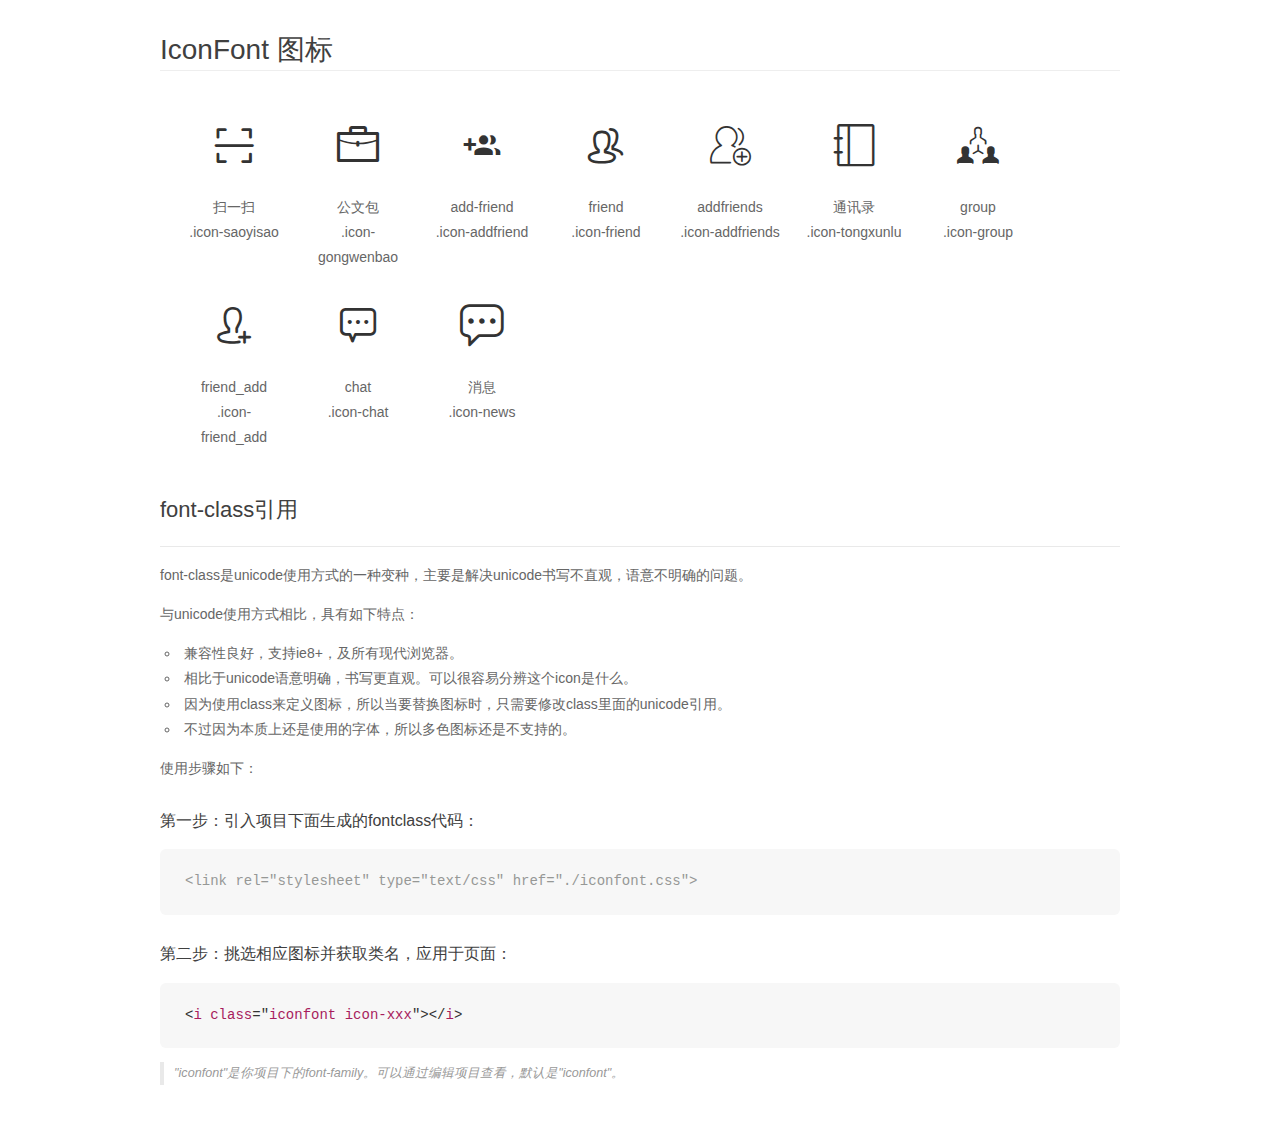
<file: download/font_icon/demo_fontclass.html>
<!DOCTYPE html>
<html>
<head>
    <meta charset="utf-8"/>
    <title>IconFont</title>
    <link rel="stylesheet" href="demo.css">
    <link rel="stylesheet" href="iconfont.css">
</head>
<body>
    <div class="main markdown">
        <h1>IconFont 图标</h1>
        <ul class="icon_lists clear">
            
                <li>
                <i class="icon iconfont icon-saoyisao"></i>
                    <div class="name">扫一扫</div>
                    <div class="fontclass">.icon-saoyisao</div>
                </li>
            
                <li>
                <i class="icon iconfont icon-gongwenbao"></i>
                    <div class="name">公文包</div>
                    <div class="fontclass">.icon-gongwenbao</div>
                </li>
            
                <li>
                <i class="icon iconfont icon-addfriend"></i>
                    <div class="name">add-friend</div>
                    <div class="fontclass">.icon-addfriend</div>
                </li>
            
                <li>
                <i class="icon iconfont icon-friend"></i>
                    <div class="name">friend</div>
                    <div class="fontclass">.icon-friend</div>
                </li>
            
                <li>
                <i class="icon iconfont icon-addfriends"></i>
                    <div class="name">addfriends</div>
                    <div class="fontclass">.icon-addfriends</div>
                </li>
            
                <li>
                <i class="icon iconfont icon-tongxunlu"></i>
                    <div class="name">通讯录</div>
                    <div class="fontclass">.icon-tongxunlu</div>
                </li>
            
                <li>
                <i class="icon iconfont icon-group"></i>
                    <div class="name">group</div>
                    <div class="fontclass">.icon-group</div>
                </li>
            
                <li>
                <i class="icon iconfont icon-friend_add"></i>
                    <div class="name">friend_add</div>
                    <div class="fontclass">.icon-friend_add</div>
                </li>
            
                <li>
                <i class="icon iconfont icon-chat"></i>
                    <div class="name">chat</div>
                    <div class="fontclass">.icon-chat</div>
                </li>
            
                <li>
                <i class="icon iconfont icon-news"></i>
                    <div class="name">消息</div>
                    <div class="fontclass">.icon-news</div>
                </li>
            
        </ul>

        <h2 id="font-class-">font-class引用</h2>
        <hr>

        <p>font-class是unicode使用方式的一种变种，主要是解决unicode书写不直观，语意不明确的问题。</p>
        <p>与unicode使用方式相比，具有如下特点：</p>
        <ul>
        <li>兼容性良好，支持ie8+，及所有现代浏览器。</li>
        <li>相比于unicode语意明确，书写更直观。可以很容易分辨这个icon是什么。</li>
        <li>因为使用class来定义图标，所以当要替换图标时，只需要修改class里面的unicode引用。</li>
        <li>不过因为本质上还是使用的字体，所以多色图标还是不支持的。</li>
        </ul>
        <p>使用步骤如下：</p>
        <h3 id="-fontclass-">第一步：引入项目下面生成的fontclass代码：</h3>


        <pre><code class="lang-js hljs javascript"><span class="hljs-comment">&lt;link rel="stylesheet" type="text/css" href="./iconfont.css"&gt;</span></code></pre>
        <h3 id="-">第二步：挑选相应图标并获取类名，应用于页面：</h3>
        <pre><code class="lang-css hljs">&lt;<span class="hljs-selector-tag">i</span> <span class="hljs-selector-tag">class</span>="<span class="hljs-selector-tag">iconfont</span> <span class="hljs-selector-tag">icon-xxx</span>"&gt;&lt;/<span class="hljs-selector-tag">i</span>&gt;</code></pre>
        <blockquote>
        <p>"iconfont"是你项目下的font-family。可以通过编辑项目查看，默认是"iconfont"。</p>
        </blockquote>
    </div>
</body>
</html>
</file>
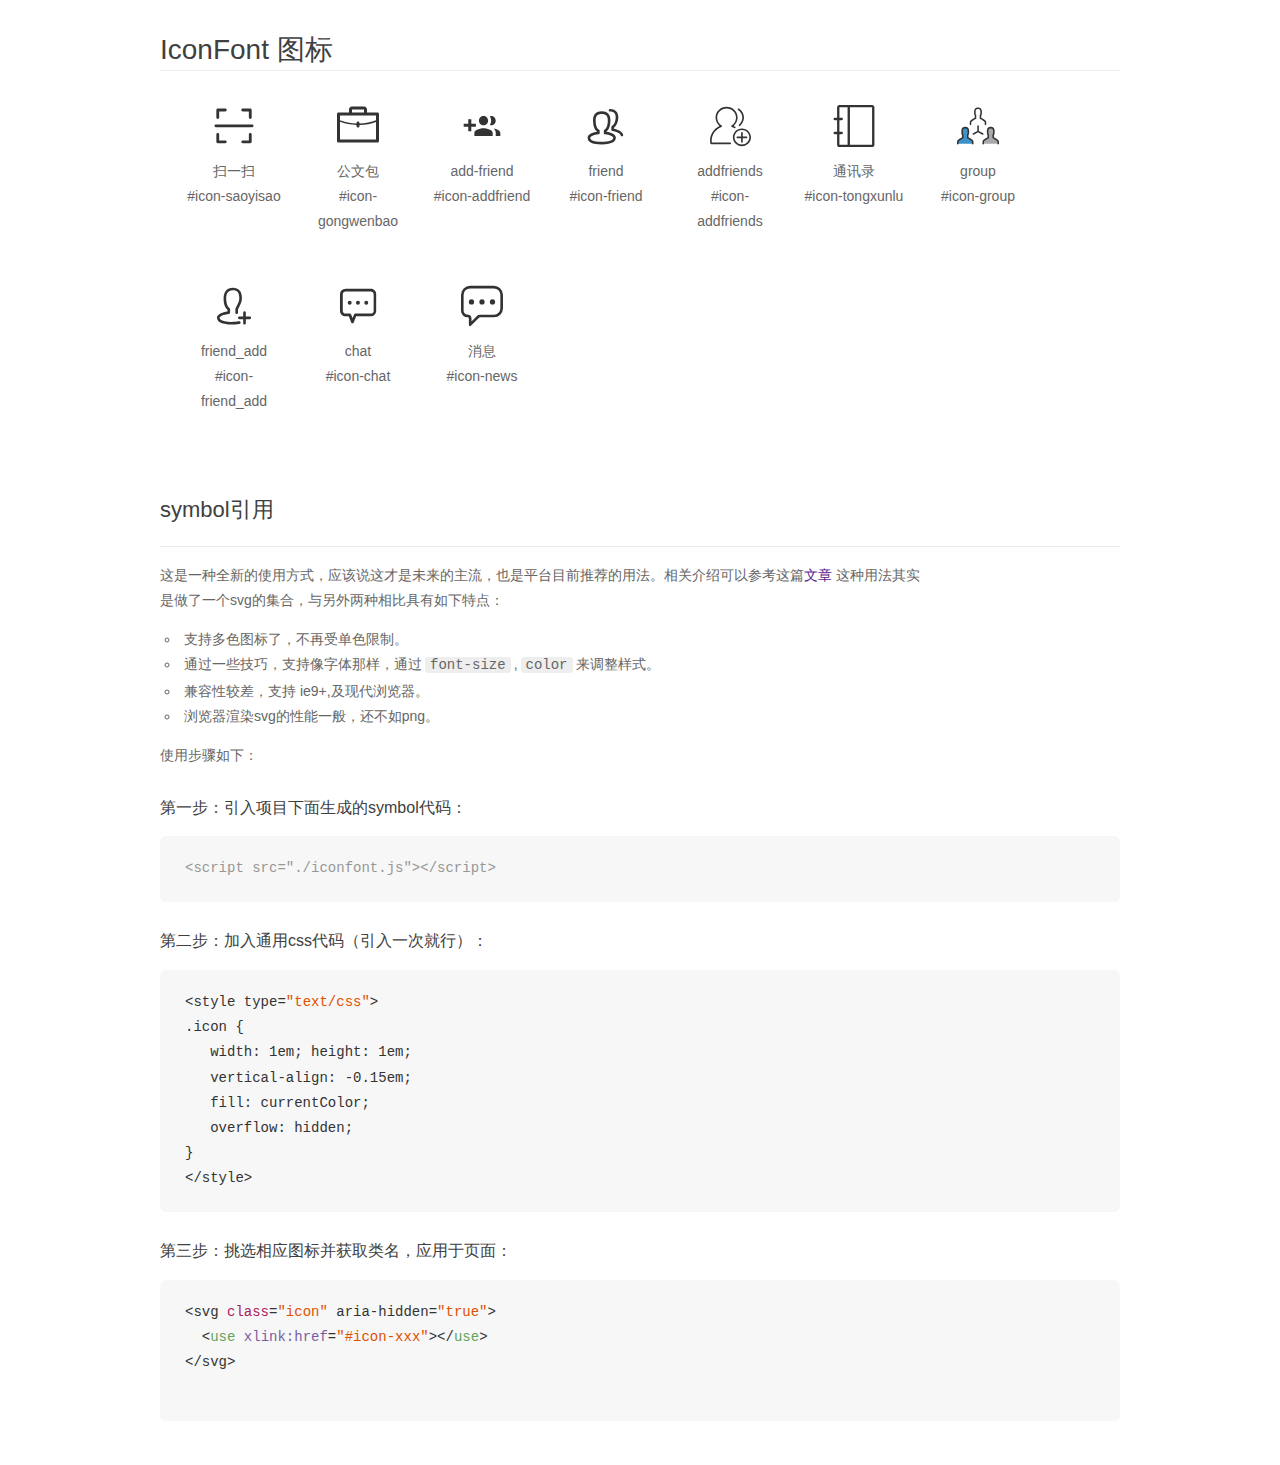
<file: download/font_icon/demo_symbol.html>
<!DOCTYPE html>
<html>
<head>
    <meta charset="utf-8"/>
    <title>IconFont</title>
    <link rel="stylesheet" href="demo.css">
    <script src="iconfont.js"></script>

    <style type="text/css">
        .icon {
          /* 通过设置 font-size 来改变图标大小 */
          width: 1em; height: 1em;
          /* 图标和文字相邻时，垂直对齐 */
          vertical-align: -0.15em;
          /* 通过设置 color 来改变 SVG 的颜色/fill */
          fill: currentColor;
          /* path 和 stroke 溢出 viewBox 部分在 IE 下会显示
             normalize.css 中也包含这行 */
          overflow: hidden;
        }

    </style>
</head>
<body>
    <div class="main markdown">
        <h1>IconFont 图标</h1>
        <ul class="icon_lists clear">
            
                <li>
                    <svg class="icon" aria-hidden="true">
                        <use xlink:href="#icon-saoyisao"></use>
                    </svg>
                    <div class="name">扫一扫</div>
                    <div class="fontclass">#icon-saoyisao</div>
                </li>
            
                <li>
                    <svg class="icon" aria-hidden="true">
                        <use xlink:href="#icon-gongwenbao"></use>
                    </svg>
                    <div class="name">公文包</div>
                    <div class="fontclass">#icon-gongwenbao</div>
                </li>
            
                <li>
                    <svg class="icon" aria-hidden="true">
                        <use xlink:href="#icon-addfriend"></use>
                    </svg>
                    <div class="name">add-friend</div>
                    <div class="fontclass">#icon-addfriend</div>
                </li>
            
                <li>
                    <svg class="icon" aria-hidden="true">
                        <use xlink:href="#icon-friend"></use>
                    </svg>
                    <div class="name">friend</div>
                    <div class="fontclass">#icon-friend</div>
                </li>
            
                <li>
                    <svg class="icon" aria-hidden="true">
                        <use xlink:href="#icon-addfriends"></use>
                    </svg>
                    <div class="name">addfriends</div>
                    <div class="fontclass">#icon-addfriends</div>
                </li>
            
                <li>
                    <svg class="icon" aria-hidden="true">
                        <use xlink:href="#icon-tongxunlu"></use>
                    </svg>
                    <div class="name">通讯录</div>
                    <div class="fontclass">#icon-tongxunlu</div>
                </li>
            
                <li>
                    <svg class="icon" aria-hidden="true">
                        <use xlink:href="#icon-group"></use>
                    </svg>
                    <div class="name">group</div>
                    <div class="fontclass">#icon-group</div>
                </li>
            
                <li>
                    <svg class="icon" aria-hidden="true">
                        <use xlink:href="#icon-friend_add"></use>
                    </svg>
                    <div class="name">friend_add</div>
                    <div class="fontclass">#icon-friend_add</div>
                </li>
            
                <li>
                    <svg class="icon" aria-hidden="true">
                        <use xlink:href="#icon-chat"></use>
                    </svg>
                    <div class="name">chat</div>
                    <div class="fontclass">#icon-chat</div>
                </li>
            
                <li>
                    <svg class="icon" aria-hidden="true">
                        <use xlink:href="#icon-news"></use>
                    </svg>
                    <div class="name">消息</div>
                    <div class="fontclass">#icon-news</div>
                </li>
            
        </ul>


        <h2 id="symbol-">symbol引用</h2>
        <hr>

        <p>这是一种全新的使用方式，应该说这才是未来的主流，也是平台目前推荐的用法。相关介绍可以参考这篇<a href="">文章</a>
        这种用法其实是做了一个svg的集合，与另外两种相比具有如下特点：</p>
        <ul>
          <li>支持多色图标了，不再受单色限制。</li>
          <li>通过一些技巧，支持像字体那样，通过<code>font-size</code>,<code>color</code>来调整样式。</li>
          <li>兼容性较差，支持 ie9+,及现代浏览器。</li>
          <li>浏览器渲染svg的性能一般，还不如png。</li>
        </ul>
        <p>使用步骤如下：</p>
        <h3 id="-symbol-">第一步：引入项目下面生成的symbol代码：</h3>
        <pre><code class="lang-js hljs javascript"><span class="hljs-comment">&lt;script src="./iconfont.js"&gt;&lt;/script&gt;</span></code></pre>
        <h3 id="-css-">第二步：加入通用css代码（引入一次就行）：</h3>
        <pre><code class="lang-js hljs javascript">&lt;style type=<span class="hljs-string">"text/css"</span>&gt;
.icon {
   width: <span class="hljs-number">1</span>em; height: <span class="hljs-number">1</span>em;
   vertical-align: <span class="hljs-number">-0.15</span>em;
   fill: currentColor;
   overflow: hidden;
}
&lt;<span class="hljs-regexp">/style&gt;</span></code></pre>
        <h3 id="-">第三步：挑选相应图标并获取类名，应用于页面：</h3>
        <pre><code class="lang-js hljs javascript">&lt;svg <span class="hljs-class"><span class="hljs-keyword">class</span></span>=<span class="hljs-string">"icon"</span> aria-hidden=<span class="hljs-string">"true"</span>&gt;<span class="xml"><span class="hljs-tag">
  &lt;<span class="hljs-name">use</span> <span class="hljs-attr">xlink:href</span>=<span class="hljs-string">"#icon-xxx"</span>&gt;</span><span class="hljs-tag">&lt;/<span class="hljs-name">use</span>&gt;</span>
</span>&lt;<span class="hljs-regexp">/svg&gt;
        </span></code></pre>
    </div>
</body>
</html>
</file>
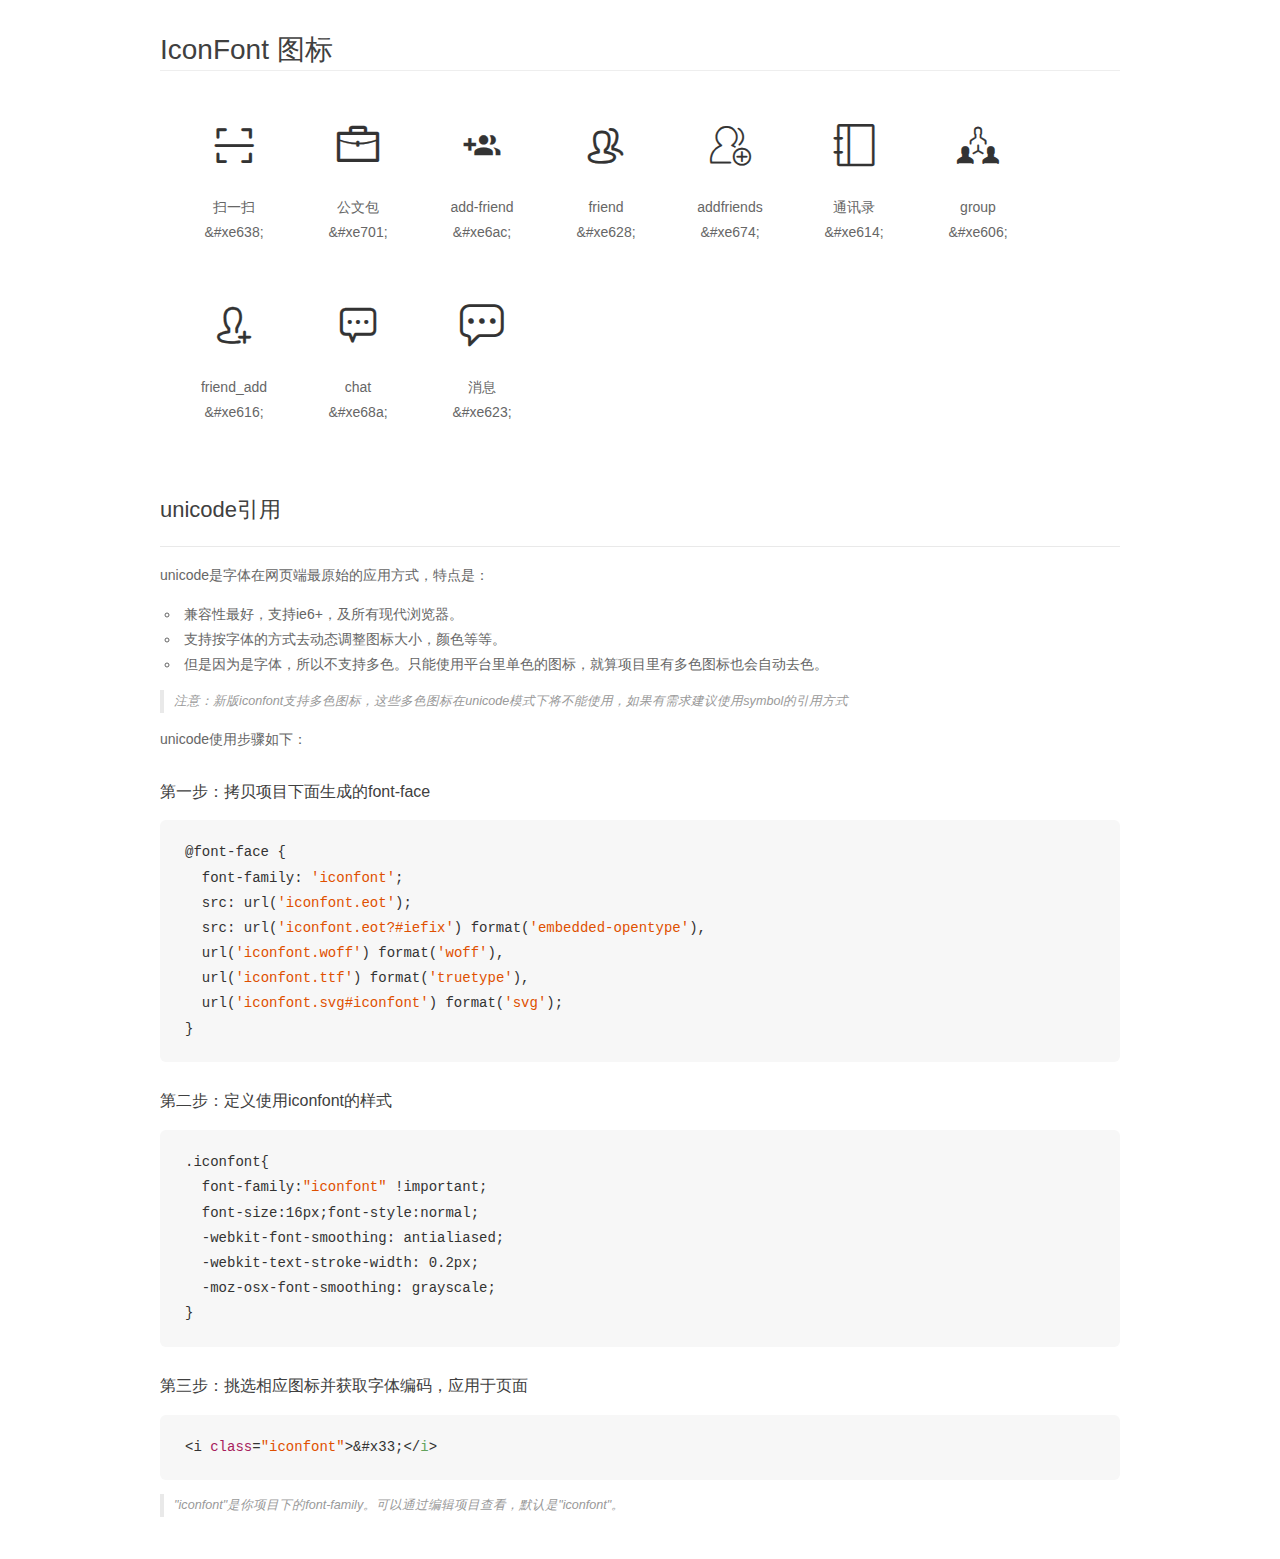
<file: download/font_icon/demo_unicode.html>
<!DOCTYPE html>
<html>
<head>
    <meta charset="utf-8"/>
    <title>IconFont</title>
    <link rel="stylesheet" href="demo.css">

    <style type="text/css">

        @font-face {font-family: "iconfont";
          src: url('iconfont.eot'); /* IE9*/
          src: url('iconfont.eot#iefix') format('embedded-opentype'), /* IE6-IE8 */
          url('iconfont.woff') format('woff'), /* chrome, firefox */
          url('iconfont.ttf') format('truetype'), /* chrome, firefox, opera, Safari, Android, iOS 4.2+*/
          url('iconfont.svg#iconfont') format('svg'); /* iOS 4.1- */
        }

        .iconfont {
          font-family:"iconfont" !important;
          font-size:16px;
          font-style:normal;
          -webkit-font-smoothing: antialiased;
          -webkit-text-stroke-width: 0.2px;
          -moz-osx-font-smoothing: grayscale;
        }

    </style>
</head>
<body>
    <div class="main markdown">
        <h1>IconFont 图标</h1>
        <ul class="icon_lists clear">
            
                <li>
                <i class="icon iconfont">&#xe638;</i>
                    <div class="name">扫一扫</div>
                    <div class="code">&amp;#xe638;</div>
                </li>
            
                <li>
                <i class="icon iconfont">&#xe701;</i>
                    <div class="name">公文包</div>
                    <div class="code">&amp;#xe701;</div>
                </li>
            
                <li>
                <i class="icon iconfont">&#xe6ac;</i>
                    <div class="name">add-friend</div>
                    <div class="code">&amp;#xe6ac;</div>
                </li>
            
                <li>
                <i class="icon iconfont">&#xe628;</i>
                    <div class="name">friend</div>
                    <div class="code">&amp;#xe628;</div>
                </li>
            
                <li>
                <i class="icon iconfont">&#xe674;</i>
                    <div class="name">addfriends</div>
                    <div class="code">&amp;#xe674;</div>
                </li>
            
                <li>
                <i class="icon iconfont">&#xe614;</i>
                    <div class="name">通讯录</div>
                    <div class="code">&amp;#xe614;</div>
                </li>
            
                <li>
                <i class="icon iconfont">&#xe606;</i>
                    <div class="name">group</div>
                    <div class="code">&amp;#xe606;</div>
                </li>
            
                <li>
                <i class="icon iconfont">&#xe616;</i>
                    <div class="name">friend_add</div>
                    <div class="code">&amp;#xe616;</div>
                </li>
            
                <li>
                <i class="icon iconfont">&#xe68a;</i>
                    <div class="name">chat</div>
                    <div class="code">&amp;#xe68a;</div>
                </li>
            
                <li>
                <i class="icon iconfont">&#xe623;</i>
                    <div class="name">消息</div>
                    <div class="code">&amp;#xe623;</div>
                </li>
            
        </ul>
        <h2 id="unicode-">unicode引用</h2>
        <hr>

        <p>unicode是字体在网页端最原始的应用方式，特点是：</p>
        <ul>
        <li>兼容性最好，支持ie6+，及所有现代浏览器。</li>
        <li>支持按字体的方式去动态调整图标大小，颜色等等。</li>
        <li>但是因为是字体，所以不支持多色。只能使用平台里单色的图标，就算项目里有多色图标也会自动去色。</li>
        </ul>
        <blockquote>
        <p>注意：新版iconfont支持多色图标，这些多色图标在unicode模式下将不能使用，如果有需求建议使用symbol的引用方式</p>
        </blockquote>
        <p>unicode使用步骤如下：</p>
        <h3 id="-font-face">第一步：拷贝项目下面生成的font-face</h3>
        <pre><code class="lang-js hljs javascript">@font-face {
  font-family: <span class="hljs-string">'iconfont'</span>;
  src: url(<span class="hljs-string">'iconfont.eot'</span>);
  src: url(<span class="hljs-string">'iconfont.eot?#iefix'</span>) format(<span class="hljs-string">'embedded-opentype'</span>),
  url(<span class="hljs-string">'iconfont.woff'</span>) format(<span class="hljs-string">'woff'</span>),
  url(<span class="hljs-string">'iconfont.ttf'</span>) format(<span class="hljs-string">'truetype'</span>),
  url(<span class="hljs-string">'iconfont.svg#iconfont'</span>) format(<span class="hljs-string">'svg'</span>);
}
</code></pre>
        <h3 id="-iconfont-">第二步：定义使用iconfont的样式</h3>
        <pre><code class="lang-js hljs javascript">.iconfont{
  font-family:<span class="hljs-string">"iconfont"</span> !important;
  font-size:<span class="hljs-number">16</span>px;font-style:normal;
  -webkit-font-smoothing: antialiased;
  -webkit-text-stroke-width: <span class="hljs-number">0.2</span>px;
  -moz-osx-font-smoothing: grayscale;
}
</code></pre>
        <h3 id="-">第三步：挑选相应图标并获取字体编码，应用于页面</h3>
        <pre><code class="lang-js hljs javascript">&lt;i <span class="hljs-class"><span class="hljs-keyword">class</span></span>=<span class="hljs-string">"iconfont"</span>&gt;&amp;#x33;<span class="xml"><span class="hljs-tag">&lt;/<span class="hljs-name">i</span>&gt;</span></span></code></pre>

        <blockquote>
        <p>"iconfont"是你项目下的font-family。可以通过编辑项目查看，默认是"iconfont"。</p>
        </blockquote>
    </div>


</body>
</html>
</file>
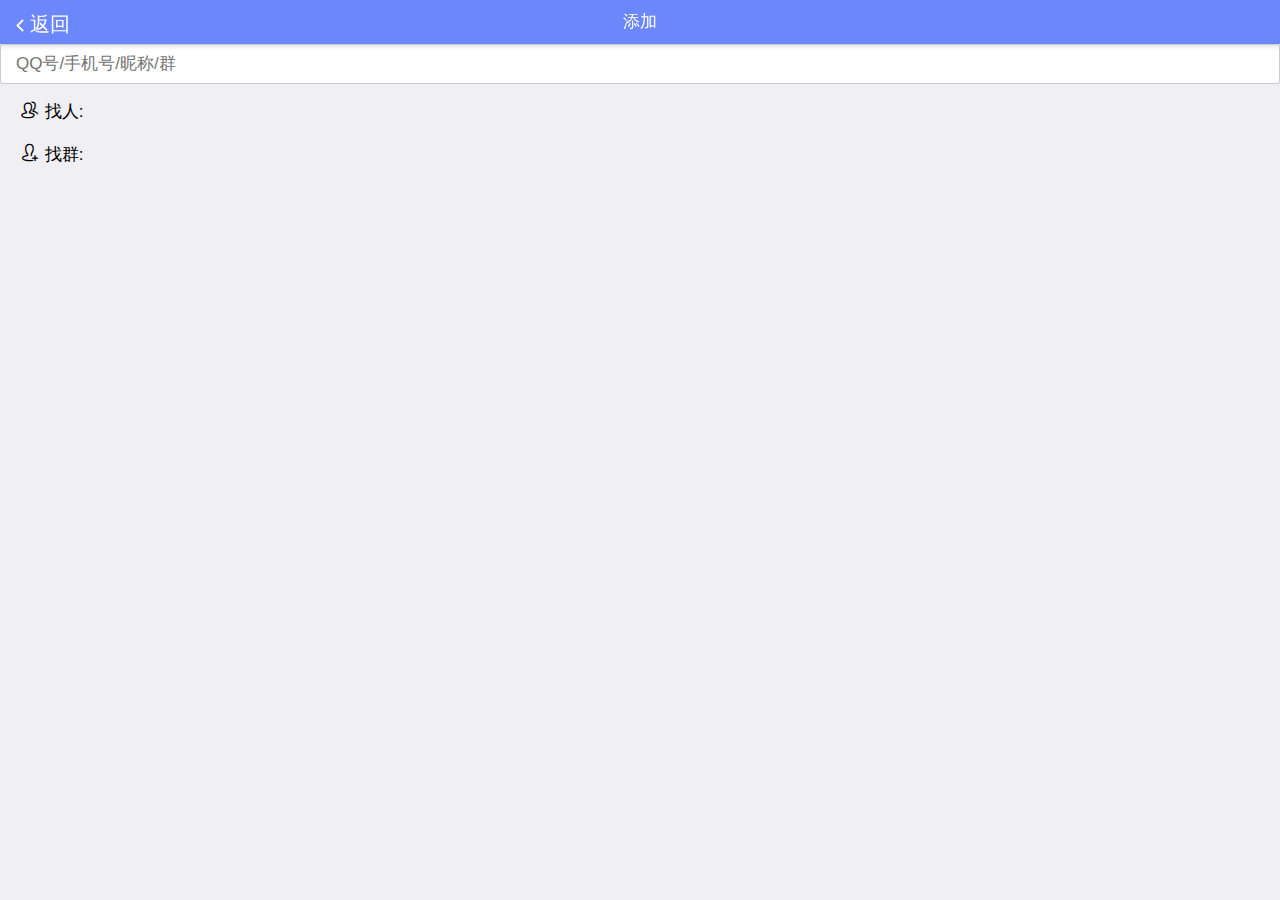
<file: pages/AddFriend/addFriend.html>
<!doctype html>
<html>

	<head>
		<meta charset="UTF-8">
		<title></title>
		<meta name="viewport" content="width=device-width,initial-scale=1,minimum-scale=1,maximum-scale=1,user-scalable=no" />
		<link href="../../css/mui.min.css" rel="stylesheet" />
		<link href="addFriend.css" rel="stylesheet" />
		<link rel="stylesheet" type="text/css" href="../../common/css/header.css"/>
		<link rel="stylesheet" type="text/css" href="../../download/font_icon/iconfont.css"/>
		<script src="../../js/mui.min.js"></script>
		<script src="../../download/jQuery/jquery-3.3.1.min.js"></script>
		<script src="../../api/Find/find.js"></script>
	</head>

	<body>
		<header class="mui-bar mui-bar-nav title-header">
			<a class="mui-action-back mui-icon mui-icon-left-nav mui-pull-left title-color title-size-left">返回</a>
		    <h1 id="me-edit-header-title" class="mui-title title-color">添加</h1>
		</header>
		<div class="mui-content">
			<div class="mui-input-row find-friend">
			    <input id="find-friend-input" type="text" class="mui-input mui-input-clear" 
			    	placeholder="QQ号/手机号/昵称/群">
			</div>
		</div>
		<div class="find-result">
			<div class="result-control" id="confirm-findSingle">
				<a><span class="iconfont icon-friend"></span>&nbsp;找人:&nbsp;<span id="findSingleText"></span></a>
			</div>
			<div class="result-control" id="confirm-findGroup">
				<a><span class="iconfont icon-friend_add"></span>&nbsp;找群:&nbsp;<span id="findGroupText"></span></a>
			</div>
		</div>
		<script type="text/javascript">
			/**
			 * 绑定搜索按钮
			 * 获取寻找结果
			 * 跳转结果页面
			 */
			mui.init()
			mui.plusReady(function(){
				var findSingleTextDOM = document.getElementById('findSingleText')
				var findGroupTextDOM = document.getElementById('findGroupText')
				var value
				document.getElementById("find-friend-input").addEventListener('input',function(){
					value = this.value
					findSingleTextDOM.innerText = value
					findGroupTextDOM.innerText = value
				});
				mui("body").on("tap", ".find-friend .mui-icon-clear", function() {
					value = ''
					findSingleTextDOM.innerText = value
					findGroupTextDOM.innerText = value
				})
				document.getElementById('confirm-findSingle').addEventListener('tap', function(){
					var findvalue = findSingleTextDOM.innerText
					window.FindApi.findSingleApi({
						targetInfo: findvalue
					}, function(data){
						if (data.code == 200) {
							mui.openWindow({
								url: '../FindSingleResult/findSingleResult.html',
								id: 'findSingleResult.html',
								extras: {
									findResult: data.result,
									findValue: value
								}
							})
						} else {
							window.TimUtil.showToast(data.msg, 'error')
						}
						value = ''
					})
				})
				document.getElementById('confirm-findGroup').addEventListener('tap', function(){
					var findvalue = findGroupTextDOM.innerText
					window.FindApi.findGroupApi({
						targetInfo: findvalue
					}, function(data) {
						if (data.code == 200) {
							mui.openWindow({
								url: '../FindGroupResult/findGroupResult.html',
								id: 'findGroupResult.html',
								extras: {
									findResult: data.result,
									findValue: value
								}
							})
						} else {
							window.TimUtil.showToast(data.msg, 'error')
						}
						value = ''
					})
				})
			})
		</script>
	</body>

</html>
</file>
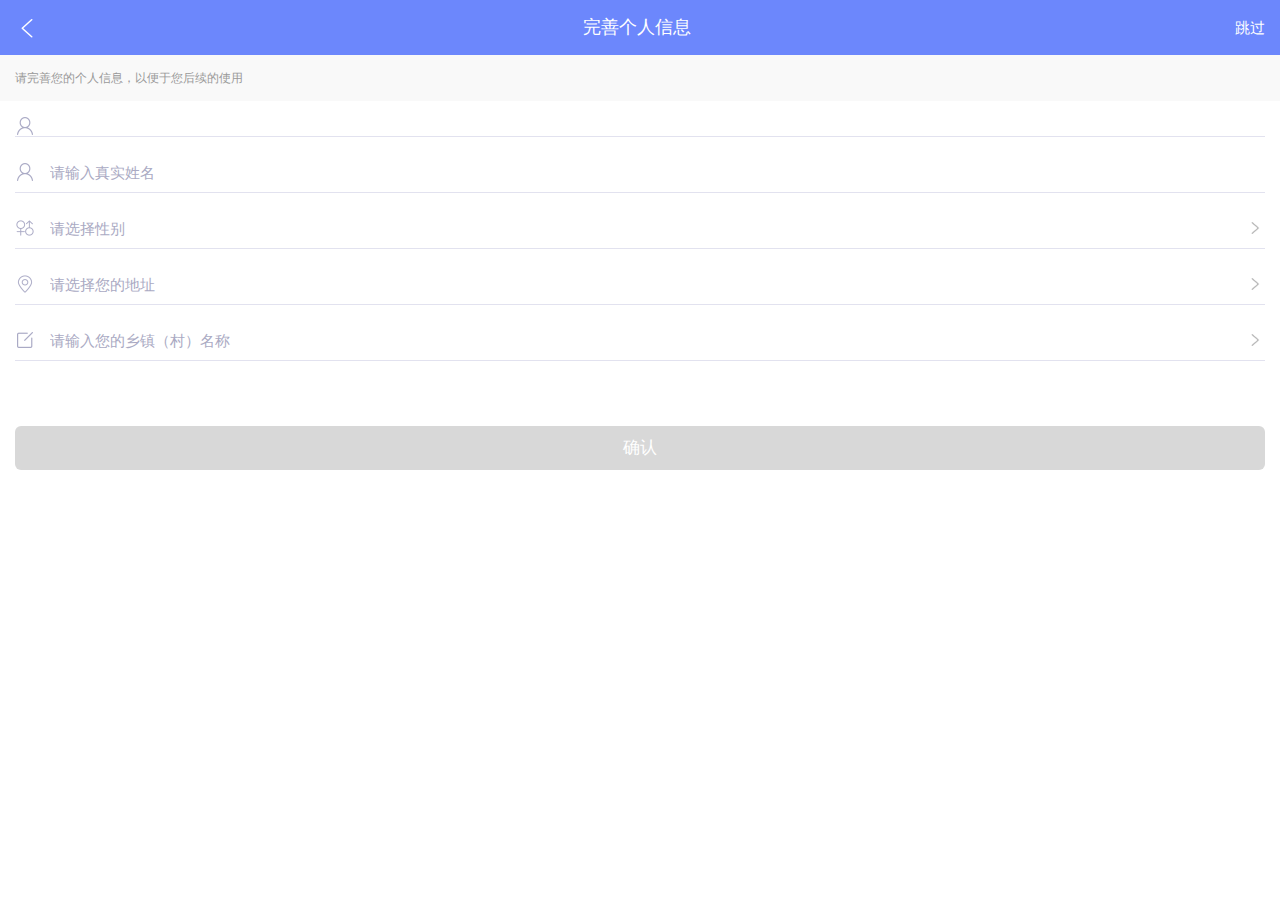
<file: pages/Completion/completion.html>
<!doctype html>
<html>

	<head>
		<meta charset="UTF-8">
		<title></title>
		<meta name="viewport" content="width=device-width,initial-scale=1,minimum-scale=1,maximum-scale=1,user-scalable=no" />
		<link href="../../css/mui.min.css" rel="stylesheet" />
		<script src="../../js/mui.min.js"></script> 
		<link rel="stylesheet" type="text/css" href="completion.css"/>
		<link rel="stylesheet" type="text/css" href="../../css/mui.picker.min.css" />
		<script src="../../common/js/CheckFormUtil.js"></script> 
		<script src="../../config/TimConfig.js"></script> 
		<script src="../../api/Login/login.js"></script> 
		<script src="../../common/js/TimUtil.js"></script>
		<script src="../../config/HttpConstantCode.js"></script> 
	</head>
	<body>
		<div class="userinfo_wrap">
			<div class="wrap_title">
				<img src="../../image/ico/back.png" >
				<div class="user_title">完善个人信息</div>
				<div id="skip" class="user_get">跳过</div>
			</div>
			<div class="wrap_top">
				请完善您的个人信息，以便于您后续的使用
			</div>
			<div class="wrap_bottom">
				<div class="user_info">
					<img class='ico' src="../../image/ico/user.png" >
				</div>
				<div class="user_info">
					<img src="../../image/ico/user.png" >
					<input type="text" id='username' placeholder="请输入真实姓名" />
				</div>
				<div class="user_info" id="gender">
					<img src="../../image/ico/sex.png" >
					<input type="text" id='genderInput' readonly="true"  placeholder="请选择性别" />
					<img class="toright"  src="../../image/ico/next.png" >
				</div>
				<div class="user_info" id="showCityPicker3">
					<img src="../../image/ico/address.png" >
					<input type="text" id='cityResult3' readonly="true" placeholder="请选择您的地址" />
					<input type="hidden" id='hidden_cityResult3' readonly="true">
					<img  class="toright" src="../../image/ico/next.png" >
				</div>
				<div class="user_info" id="showCityPicker">
					<img src="../../image/ico/input.png" >
					<input  id='cityResult' type="text" readonly="true"  placeholder="请输入您的乡镇（村）名称" />
					<input  id='hidden_cityResult' type="hidden"  placeholder="请输入您的乡镇（村）名称" />
					<img class="toright"  src="../../image/ico/next.png" >
				</div>
				<div id="sure_btn" class="user_button_grey">
					确认
				</div>
			</div>
		</div>
		<div id="sheet-gender" class="mui-popover mui-popover-bottom mui-popover-action ">
		    <!-- 可选择菜单 -->
		    <ul class="mui-table-view">
		      <li class="mui-table-view-cell">
		        <a id="man" href="#">男</a>
		      </li>
		      <li class="mui-table-view-cell">
		        <a id="women" href="#">女</a>
		      </li>
		    </ul>
		    <!-- 取消菜单 -->
		    <ul class="mui-table-view">
		      <li class="mui-table-view-cell">
		        <a href="#sheet-gender"><b>取消</b></a>
		      </li>
		    </ul>
		</div>
		<script src="../../js/mui.picker.min.js"></script>
		<script src="../../js/city.data-3.js" type="text/javascript" charset="utf-8"></script>
		<script type="text/javascript">
			mui.init()
			mui.back = function() {return false}
			mui.plusReady(function(){
				var meWebview = plus.webview.getWebviewById('me.html')
				var contactWebview = plus.webview.getWebviewById('contact.html')
				var sure_btnDOM = document.getElementById("sure_btn");
				var usernameDOM = document.getElementById("username");
				// 绑定选择菜单
				var genderDOM = document.getElementById("gender");
				genderDOM.addEventListener("tap", function() {
					mui("#sheet-gender").popover("toggle");
				});
				var genderInputDOM = document.getElementById("genderInput");
				//绑定男
				var manDOM = document.getElementById("man");
				manDOM.addEventListener("tap", function() {
					genderInputDOM.value = '男';
					mui("#sheet-gender").popover("toggle");
				});
				//绑定男
				var womenDOM = document.getElementById("women");
				womenDOM.addEventListener("tap", function() {
					genderInputDOM.value = '女';
					mui("#sheet-gender").popover("toggle");
				});
				
				var _getParam = function(obj, param) {
							return obj[param] || '';
				};
				var cityPicker3 = new mui.PopPicker({
							layer: 3
				});
				cityPicker3.setData(cityData3);
				var showCityPickerButton = document.getElementById('showCityPicker3');
				var cityResult3 = document.getElementById('cityResult3');
				var hidden_cityResult3 = document.getElementById('hidden_cityResult3');
				var city_code = '';
				showCityPickerButton.addEventListener('tap', function(event) {
				cityPicker3.show(function(items) {
							
						hidden_cityResult3.value = 	_getParam(items[0], 'value') + "|" + _getParam(items[1], 'value') + "|" + _getParam(items[2], 'value');
						city_code = _getParam(items[2], 'value');
						cityResult3.value =  _getParam(items[0], 'text') + "," + _getParam(items[1], 'text') + "," + _getParam(items[2], 'text');
						
				});
				}, false);
				
				//级联示例
				var showCityPickerButton = document.getElementById('showCityPicker');
				var cityResult = document.getElementById('cityResult');
				var hidden_cityResult = document.getElementById('hidden_cityResult');
				showCityPickerButton.addEventListener('tap', function(event) {
					var get_city_url = 'http://192.168.1.115:8080/city/getData?cityCode='+city_code;
					console.log(get_city_url)
					mui.ajax(get_city_url,{
								data:{
								},
								dataType:'json',//服务器返回json格式数据
								type:'post',//HTTP请求类型
								timeout:10000,//超时时间设置为10秒；
								headers:{'Content-Type':'application/json'},	              
								success:function(data){
									var cityPicker = new mui.PopPicker({
										layer: 2
									});
									
									cityPicker.setData(data.data);
									cityPicker.show(function(items) {
										cityResult.value = items[0].text + "," + items[1].text;
										hidden_cityResult.value = items[0].value + "|" + items[1].value;
									});
									//按钮颜色变亮
									sure_btnDOM.setAttribute("class", "user_button_ok")
								}
					});
					}, 
				false);
				
				document.getElementById("skip").addEventListener('tap', function() {
					var btnArray = ['取消', '确认'];
					mui.confirm('信息不完善无法为您创建群聊，跳过？', '提醒', btnArray, function(e) {
						if (e.index == 1) {
							mui.fire(meWebview, window.TimConfig.timSubscribe.refreshUserInfoSubscribe)
							mui.fire(contactWebview, window.TimConfig.timSubscribe.refreshContactContactListSubscribe)
							mui.openWindow({
								url: '../../index.html',
								id: 'index.html',
								show: {autoShow: true,aniShow:'none',duration: 0}
							})
						} else {
							console.log("不跳过")
						}
					})
				});
				
				sure_btnDOM.addEventListener('tap', function() {
					var username=usernameDOM.value;
					if(username==''){
						window.TimUtil.showToast("姓名不能为空", 'error');
						return;
					}
					var gender=genderInputDOM.value;
					if(gender==''){
						window.TimUtil.showToast("性别必填", 'error');
						return;
					}
					
					var proviceVal=hidden_cityResult3.value;
					if(proviceVal==''){
						window.TimUtil.showToast("省市区不能为空", 'error');
						return;
					}
					
					var cityVal=hidden_cityResult.value;
					if(cityVal==''){
						window.TimUtil.showToast("乡镇不能为空", 'error');
						return;
					}
					var address = cityResult3.value+','+cityResult.value
					var cacheUser = window.TimUtil.getCacheNowUserInfo();
					var addresscode = proviceVal+'|'+cityVal;
					var phone =  cacheUser.phone;
					console.log(phone)
					var cid = plus.push.getClientInfo().clientid;
					window.LoginApi.complateUserInfo({
						phone,cid,username,gender,addresscode,address
					}, function(data){
						console.log(JSON.stringify(data))
						if (data.code == HttpConstantCode.successCode) {
								var user = data.result
								console.log(JSON.stringify(user))
								window.TimUtil.removeCacheNowUserInfo()
								window.TimUtil.setCacheNowUserInfo(user)
								mui.fire(meWebview, window.TimConfig.timSubscribe.refreshUserInfoSubscribe)
								mui.fire(contactWebview, window.TimConfig.timSubscribe.refreshContactContactListSubscribe)
								mui.openWindow({
									url: '../../index.html',
									id: 'index.html',
									show: {autoShow: true,aniShow:'none',duration: 0}
								})
								window.TimUtil.showToast('登陆成功', 'success')
						} else {
							window.TimUtil.showToast(data.msg, 'error')
						}
					})
				});
				
			}) 
		</script>
	</body>
</html>
</file>
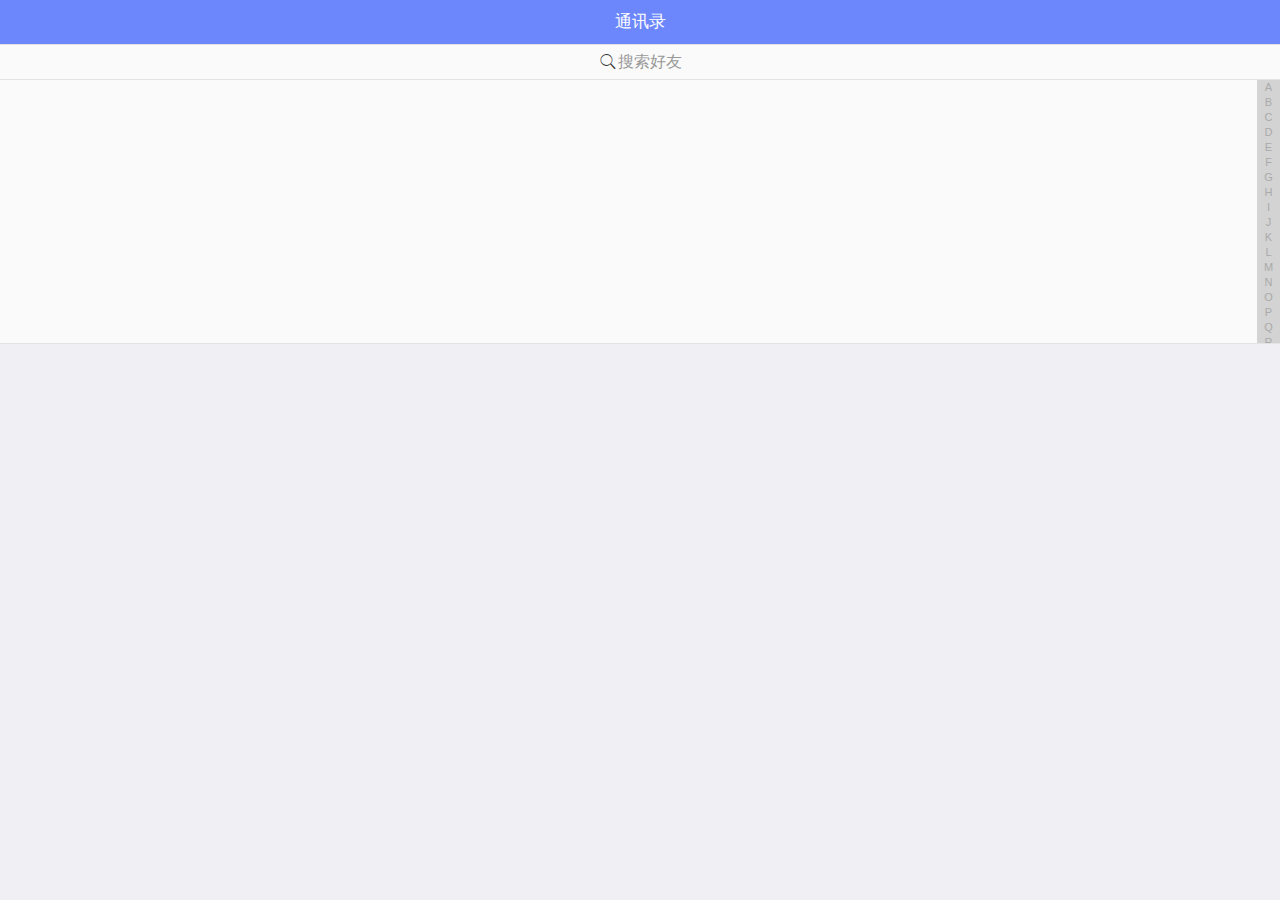
<file: pages/Contact/contact.html>
<!doctype html>
<html>

	<head>
		<meta charset="UTF-8">
		<title></title>
		<meta name="viewport" content="width=device-width,initial-scale=1,minimum-scale=1,maximum-scale=1,user-scalable=no" />
		<link href="../../css/mui.min.css" rel="stylesheet" />
		<link rel="stylesheet" type="text/css" href="../../css/mui.indexedlist.css"/>
		<link rel="stylesheet" type="text/css" href="../../common/css/header.css"/>
		<link rel="stylesheet" type="text/css" href="contact.css"/>
		<script src="../../js/mui.min.js"></script>
		<script src="../../js/mui.indexedlist.js"></script>
		<script src="../../config/TimConfig.js"></script>
		<script src="../../common/js/TimUtil.js"></script>
		<script src="../../common/js/pinyinName.js"></script>
		<script src="../../common/js/cacheContact.js"></script>
		<script src="../../api/Find/find.js"></script>
	</head>

	<body>
		<header id="contact-header" class="mui-bar mui-bar-nav title-header">
		    <h1 class="mui-title title-color">通讯录</h1>
		</header>
		<div class="mui-content">
			<div id='contact-list' class="mui-indexed-list">
				<div class="mui-indexed-list-search mui-input-row mui-search">
					<input type="search" class="mui-input-clear mui-indexed-list-search-input" placeholder="搜索好友">
				</div>
				<div class="mui-indexed-list-bar">
					<a>A</a>
					<a>B</a>
					<a>C</a>
					<a>D</a>
					<a>E</a>
					<a>F</a>
					<a>G</a>
					<a>H</a>
					<a>I</a>
					<a>J</a>
					<a>K</a>
					<a>L</a>
					<a>M</a>
					<a>N</a>
					<a>O</a>
					<a>P</a>
					<a>Q</a>
					<a>R</a>
					<a>S</a>
					<a>T</a>
					<a>U</a>
					<a>V</a>
					<a>W</a>
					<a>X</a>
					<a>Y</a>
					<a>Z</a>
				</div>
				<div class="mui-indexed-list-alert"></div>
				<div class="mui-indexed-list-inner">
					<div class="mui-indexed-list-empty-alert">没有数据</div>
					<ul id="contactList" class="mui-table-view">

					</ul>
				</div>
			</div>
		</div>
		<script type="text/javascript">
			/**
			 * 获取好友列表
			 * 渲染通讯录
			 * 截取昵称的拼音首字母
			 * 首字母在26个字母中排行第几位
			 * 将内容放在对应的二维字母数组
			 * 绑定通讯录列表聊天按钮
			 * ! 渲染后清空二维数组
			 */
			mui.init()
			mui.plusReady(function(){
				window.TimUtil.setSystemStatusColor()
				var contactWebview = plus.webview.currentWebview()
				apiContactList()
				contactWebview.addEventListener('show', function() {
					apiContactList()
				})
				window.addEventListener(window.TimConfig.timSubscribe.refreshContactContactListSubscribe, function() {
					apiContactList()
				})
			})
			var enWords = [
				'A', 'B', 'C', 'D', 'E', 'F', 'G', 
				'H', 'I', 'J', 'K', 'L', 'M', 'N',
				'O', 'P', 'Q', 'R', 'S', 'T', 
				'U', 'V', 'W', 'X', 'Y', 'Z',
				'#'
			]
			var contactArray = [
				[],[],[],[],[],[],[],[],[],
				[],[],[],[],[],[],[],[],[],
				[],[],[],[],[],[],[],[],[]
			]
			
			function getIndexOfWords(firstChar) {
				for (let i = 0; i < enWords.length; i++) {
					if (firstChar == enWords[i]) {
						return i
					}
				}
				return enWords.length-1
			}
			
			function renderContactListHTML() {
				var myFriendList = window.cacheContact.getContactList()
				for (var i = 0; i < myFriendList.length; i++) {
					var friendItem = myFriendList[i]
					var pinyinNickname = window.PinYinWords.convertPinyin(friendItem.nickname)
					var firstChar = pinyinNickname.substr(0, 1).toUpperCase()
					var index = getIndexOfWords(firstChar)
					contactArray[index].push(friendItem)
				}
				var contactHtml = ''
				for (var i = 0; i < contactArray.length; i++) {
					var friendList = contactArray[i]
					if (friendList.length > 0) {
						var nicknameFirst = enWords[i]
						contactHtml += '<li data-group="' + nicknameFirst + '" class="mui-table-view-divider mui-indexed-list-group">' + nicknameFirst + '</li>';
						for (var j = 0 ; j < friendList.length ; j ++ ) {
							contactHtml += '' +
							'<li data-id="' + friendList[j].userId + '" nickname="' + friendList[j].nickname + '" faceImageCut="' + friendList[j].faceImageCut + '" class="chat-with-contact mui-media mui-table-view-cell mui-indexed-list-item" style="padding: 8px 10px;">' +
								'<img class="mui-media-object mui-pull-left" style="max-width: 35px;height: 35px;" src="' + window.TimConfig.serverImageUrl + window.TimConfig.avatarPrefix + friendList[j].faceImageCut + '"/>' +
								'<div class="mui-media-body" style="line-height: 35px;">' + friendList[j].nickname + '</div>' +
							'</li>';
						}
					}
				}
				document.getElementById('contactList').innerHTML = contactHtml
				clearContactArray()
				mui('#contactList').on('tap', '.chat-with-contact', function(e){
					var userId = this.getAttribute('data-id')
					var nickname = this.getAttribute('nickname')
					var faceImageCut = this.getAttribute('faceImageCut')
					mui.openWindow({
						url: '../SingleChatting/singleChatting.html',
						id: 'singleChatting_' + userId,
						show: {autoShow: true, aniShow: 'slide-in-right', duration:200},
						extras: {
							userId,nickname,faceImageCut
						}
					})
				})
			}
			function clearContactArray() {
				contactArray = [
					[],[],[],[],[],[],[],[],[],
					[],[],[],[],[],[],[],[],[],
					[],[],[],[],[],[],[],[],[]
				]
			}
			function apiContactList() {
				var user = window.TimUtil.getCacheNowUserInfo()
				window.FindApi.findMyFriend({
					userId: user.id
				}, function(data){
					if (data.code == 200) {
						window.cacheContact.setContactList(data.result)
						renderContactListHTML()
						renderMUIPinYinList()
					} else {
						window.TimUtil.showToast(data.msg, 'error')
					}
				})
			}
			function renderMUIPinYinList() {
				var contactHeader = document.getElementById('contact-header')
				var contactListDOM = document.getElementById('contact-list')
				contactListDOM.style.height = (document.body.offsetHeight - contactHeader.offsetHeight) + "px"
				window.IndexedList = new mui.IndexedList(contactListDOM)
			}
			
		</script>
	</body>

</html>
</file>
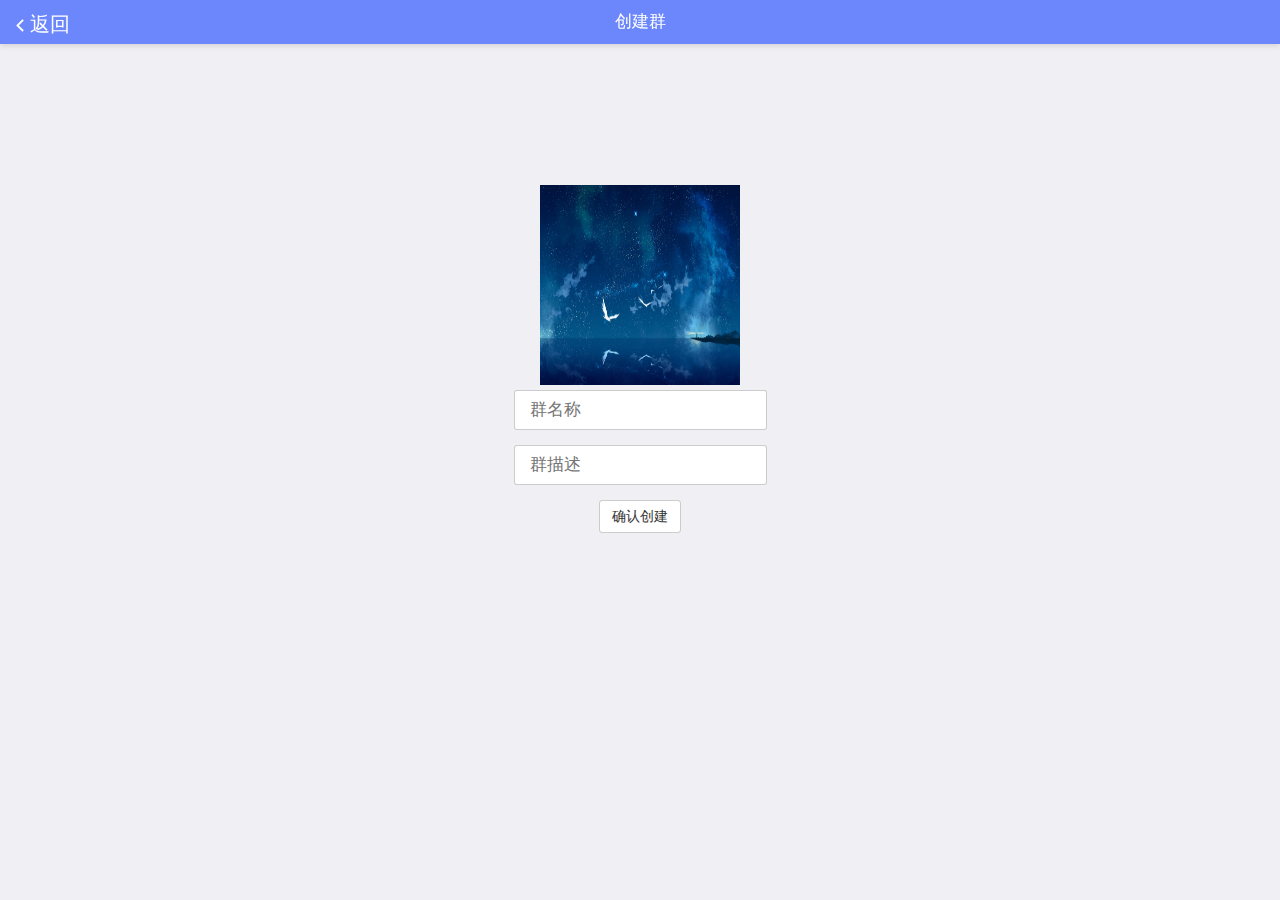
<file: pages/CreateGroup/createGroup.html>
<!doctype html>
<html>

	<head>
		<meta charset="UTF-8">
		<title></title>
		<meta name="viewport" content="width=device-width,initial-scale=1,minimum-scale=1,maximum-scale=1,user-scalable=no" />
		<link href="../../css/mui.min.css" rel="stylesheet" />
		<link rel="stylesheet" type="text/css" href="createGroup.css"/>
		<link rel="stylesheet" type="text/css" href="../../common/css/header.css"/>
		<script src="../../js/mui.min.js"></script>
		<script src="../../config/TimConfig.js"></script>
		<script src="../../common/js/TimUtil.js"></script>
		<script src="../../api/Group/group.js"></script>
	</head>

	<body>
		<header class="mui-bar mui-bar-nav title-header">
			<a class="mui-action-back mui-icon mui-icon-left-nav mui-pull-left title-color title-size-left">返回</a>
		    <h1 class="mui-title title-color">创建群</h1>
		</header>
		<div class="mui-content">
			<form class="createGroup-form" onsubmit="return false;">
				<div class="form-group">
					<div class="form-control">
						<img id="editGroupFaceImageBig" src="../../image/db4feeaded993080b5ef03cf3121f42b.jpg" alt="" width="200" height="200"/>
					</div>
					<div class="form-control">
						 <input id="groupName-input" type="text" class="register-input" placeholder="群名称">
					</div>
					<div class="form-control">
						 <input id="groupDescription-input" type="text" class="register-input" placeholder="群描述">
					</div>
					<div class="form-control">
						 <button id="create-confirm" class="input-button">确认创建</button>
					</div>
				</div>
			</form>
		</div>
		<script type="text/javascript">
			/**
			 * 绑定更换图片与创建按钮
			 */
			mui.init()
			mui.plusReady(function(){
				var groupPageWebview = plus.webview.getWebviewById('groupPage.html')
				var groupNameDOM = document.getElementById('groupName-input')
				var groupDescriptionDOM = document.getElementById('groupDescription-input')
				var editGroupFaceDOM = document.getElementById('editGroupFaceImageBig')
				var me = window.TimUtil.getCacheNowUserInfo()
				document.getElementById('editGroupFaceImageBig').addEventListener('tap', function(){
					plus.gallery.pick(function(path){
						editGroupFaceDOM.src = path
					})
				})
				document.getElementById('create-confirm').addEventListener('tap', function(){
					var btnArray = ['否', '是'];
					mui.confirm('确认创建，确认？', '创建群聊', btnArray, function(e) {
						if (e.index == 1) {
							var base64FaceImageBig = getBase64Image(editGroupFaceDOM)
							var groupName = groupNameDOM.value
							var groupDescription = groupDescriptionDOM.value
							plus.nativeUI.showWaiting( "创建中..." );
							window.GroupApi.createGroupApi({
								groupFaceImageBig: base64FaceImageBig,
								creatorId: me.id,
								groupName, groupDescription
							}, function(data){
								plus.nativeUI.closeWaiting()
								if (data.code == 200) {
									window.TimUtil.showToast('创建群聊成功', 'success')
									mui.fire(groupPageWebview, window.TimConfig.timSubscribe.refreshGroupPageListSubscribe)
									mui.back()
								} else {
									window.TimUtil.showToast(data.msg, 'error')
								}
							})
						}
					})
				})
			})
			function getBase64Image(img) {
				var canvas = document.createElement("canvas")
				canvas.width = img.width
				canvas.height = img.height
				var ctx = canvas.getContext("2d")
				ctx.drawImage(img, 0, 0, img.width, img.height)
				var ext = img.src.substring(img.src.lastIndexOf(".") + 1).toLowerCase()
				var dataURL = canvas.toDataURL("image/" + ext)
				return dataURL
			}
		</script>
	</body>

</html>
</file>
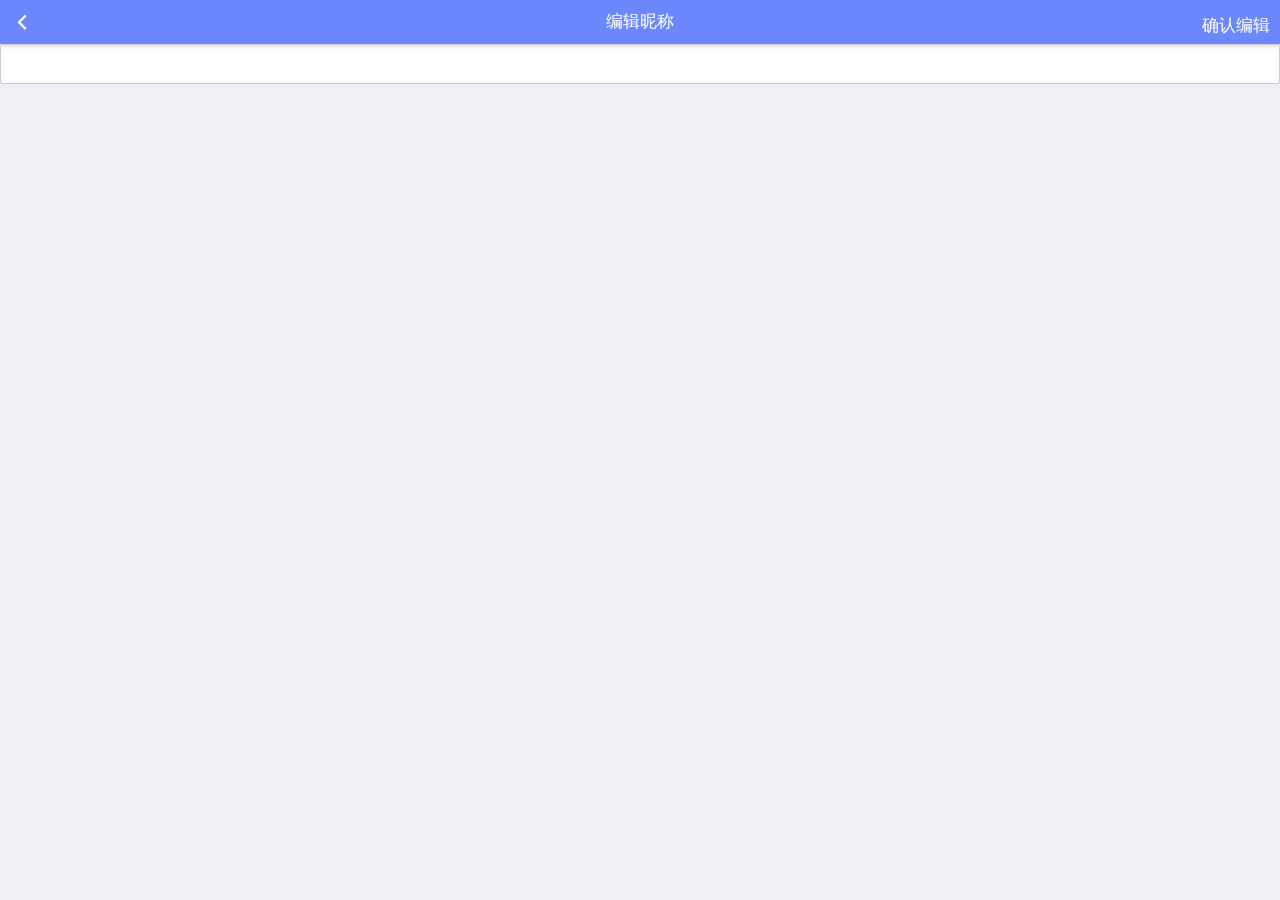
<file: pages/EditMeInfo/editMeInfo.html>
<!doctype html>
<html>

	<head>
		<meta charset="UTF-8">
		<title></title>
		<meta name="viewport" content="width=device-width,initial-scale=1,minimum-scale=1,maximum-scale=1,user-scalable=no" />
		<link href="../../css/mui.min.css" rel="stylesheet" />
		<link href="../../common/css/header.css" rel="stylesheet" />
		<script src="../../js/mui.min.js"></script>
		<script src="../../config/TimConfig.js"></script>
		<script src="../../common/js/TimUtil.js"></script>
		<script src="../../api/User/user.js"></script>
	</head>

	<body>
		<header class="mui-bar mui-bar-nav title-header">
			<a class="mui-action-back mui-icon mui-icon-left-nav mui-pull-left title-color"></a>
		    <h1 id="me-edit-header-title" class="mui-title title-color">编辑昵称</h1>
		    <a id="me-edit-confirm-edit" class="mui-pull-right title-color title-font">确认编辑</a>
		</header>
		<div class="mui-content">
			<div class="mui-input-row">
			    <input id="me-edit-value" type="text" class="mui-input mui-input-clear" 
			    	placeholder="">
			</div>
		</div>
		
		<script type="text/javascript">
			/**
			 * 加载页面
			 * 修改个人信息数据
			 * 修改完成后跳转个人页面
			 * ! 通过webview的fire通知其他webview更新信息
			 */
			mui.init()
			mui.plusReady(function(){
				var selfWebview = plus.webview.currentWebview()
				var beforeValue = selfWebview.beforeValue
				var headTitle = selfWebview.headTitle
				var editType = selfWebview.editType
				document.getElementById('me-edit-header-title').innerText = headTitle
				document.getElementById('me-edit-value').setAttribute('value', beforeValue)
				document.getElementById('me-edit-value').setAttribute('placeholder', headTitle)
				document.getElementById('me-edit-confirm-edit').addEventListener('tap', function(e){
					var user = window.TimUtil.getCacheNowUserInfo()
					var userId = user.id
					var editValue = document.getElementById('me-edit-value').value
					window.UserApi.editMeInfoApi({
						userId,editType,editValue
					}, function(data){
						if (data.code == 200) {
							if (editType == 1) {
								window.TimUtil.setCacheNowUserProperty('nickname', editValue)
							} else if(editType == 2){
								window.TimUtil.setCacheNowUserProperty('description', editValue)
							}
							var meWebview = plus.webview.getWebviewById('me.html')
							mui.fire(meWebview, window.TimConfig.timSubscribe.refreshUserInfoSubscribe)
							window.TimUtil.showToast('编辑完成', 'success')
							mui.openWindow({
								url: '../../index.html',
								id: 'index.html',
								show: {autoShow: true, aniShow: 'none', duration: 0}
							})
						} else {
							window.TimUtil.showToast(data.msg, 'error')
						}
					})
				})
			})
		</script>
	</body>

</html>
</file>
<file: download/font_icon/iconfont.css>
@font-face {font-family: "iconfont";
  src: url('iconfont.eot?t=1542335786064'); /* IE9*/
  src: url('iconfont.eot?t=1542335786064#iefix') format('embedded-opentype'), /* IE6-IE8 */
  url('[data-uri]') format('woff'),
  url('iconfont.ttf?t=1542335786064') format('truetype'), /* chrome, firefox, opera, Safari, Android, iOS 4.2+*/
  url('iconfont.svg?t=1542335786064#iconfont') format('svg'); /* iOS 4.1- */
}

.iconfont {
  font-family:"iconfont" !important;
  font-size:16px;
  font-style:normal;
  -webkit-font-smoothing: antialiased;
  -moz-osx-font-smoothing: grayscale;
}

.icon-saoyisao:before { content: "\e638"; }

.icon-gongwenbao:before { content: "\e701"; }

.icon-addfriend:before { content: "\e6ac"; }

.icon-friend:before { content: "\e628"; }

.icon-addfriends:before { content: "\e674"; }

.icon-tongxunlu:before { content: "\e614"; }

.icon-group:before { content: "\e606"; }

.icon-friend_add:before { content: "\e616"; }

.icon-chat:before { content: "\e68a"; }

.icon-news:before { content: "\e623"; }
</file>
<file: pages/AddFriend/addFriend.css>
.find-result {
	display: flex;
	height: 100%;
	flex-direction: column;
	padding-left: 20px;
}
.find-result.hasValue {display: none;}
.find-result .result-control {
	margin-bottom: 20px;
}
.find-result .result-control a {
	color: #000;
	text-overflow: ellipsis;
}
.find-result .result-control .iconfont {
	color: #000;
	font-size: 20px;
}
</file>
<file: common/css/header.css>
/* 头部通知栏  */
.title-header {
	background-color: #6C87FC;
}
.title-color {
	color: #fff !important;
}
.title-size-left {
	font-size: 20px !important;
	line-height: 30px;
}
.title-font {
	position: absolute;
	z-index: 1000;
	right: 10px;
	line-height: 3em !important;
}
.back-size {
	font-size: 20px !important;
}
.noshadow {
	box-shadow: none;
}
.input-header {
	display: flex;
	justify-content: space-between;
	align-items: center;
	position: fixed;
	z-index: 10;
	right: 0;
	left: 0;
	height: 44px;
	padding-right: 10px;
	padding-left: 10px;
	border-bottom: 0px;
	box-shadow: 0 0 1px rgba(0,0,0,.85);
}
.input-header input {
	width: 80%;
	margin-bottom: 0px;
}
</file>
<file: pages/Completion/completion.css>
.wrap_title{
	width: 100%;
	height: 55px;
	padding: 0 15px;
	line-height: 55px;
	background-color: #6C87FC;
	display: flex;
	align-items: center;
	justify-content: space-between;
}
.wrap_title img{
	width: 24px;
	height: 24px;
}
.user_title{
	font-size: 18px;
	color: #fff;
}
.user_get{
	font-size: 15px;
	color: #fff;
}

.userinfo_wrap {
	width: 100%;
	height: 100vh;
	background-color: #fff;
}
.wrap_top{
	width: 100%;
	background-color: #F9F9F9;
	height: 46px;
	line-height: 46px;
	font-size: 12px;
	padding-left: 15px;
	color: #999;
}

.user_info input{
	background:none;  
	outline:none;  
	border:0px;
	margin-bottom: 0;
	color: #AAAAC3;
	/* color: red; */
	font-size: 15px;
}
input::-webkit-input-placeholder {
    color: #AAAAC3;
    font-size: 15px;
}
.wrap_bottom{
	padding: 15px;
}
.user_info{
	display: flex;
	align-items: center;
	border-bottom: 1px solid #E2E2EF;
	margin-bottom: 15px;
}
.user_info img{
	width: 20px;
	height: 20px;
}

.user_button_grey{
	display: inline-block;
	width: 100%;
	padding: 0 15px;
	background-color: #D8D8D8;
	height: 44px;
	line-height: 44px;
	text-align: center;
	color: #fff;
	border-radius: 6px;
	margin-top: 50px;
}

.user_button_ok{
	display: inline-block;
	width: 100%;
	padding: 0 15px;
	background-color:  #6C87FC;
	height: 44px;
	line-height: 44px;
	text-align: center;
	color: #fff;
	border-radius: 6px;
	margin-top: 50px;
}
</file>
<file: css/mui.indexedlist.css>
.mui-indexed-list {
	position: relative;
	border-top: solid 1px #e3e3e3;
	border-bottom: solid 1px #e3e3e3;
	overflow: hidden;
	background-color: #fafafa;
	height: 300px;
	cursor: default;
}
.mui-indexed-list-inner {
	margin: 0px;
	padding: 0px;
	overflow-y: auto;
	border: none;
}
.mui-indexed-list-inner::-webkit-scrollbar {
	width: 0px;
	height: 0px;
	visibility: hidden;
}
.mui-indexed-list-empty-alert,
.mui-indexed-list-inner.empty ul {
	display: none;
}
.mui-indexed-list-inner.empty .mui-indexed-list-empty-alert {
	display: block;
}
.mui-indexed-list-empty-alert {
	padding: 30px 15px;
	text-align: center;
	color: #ccc;
	padding-right: 45px;
}
.mui-ios .mui-indexed-list-inner {
	width: calc(100% + 10px);
}
.mui-indexed-list-group,
.mui-indexed-list-item {
	padding-right: 45px;
}
.mui-ios .mui-indexed-list-group,
.mui-ios .mui-indexed-list-item,
.mui-ios .mui-indexed-list-empty-alert {
	padding-right: 55px;
}
.mui-indexed-list-group {
	background-color: #f7f7f7;
}
.mui-indexed-list-group {
	padding-top: 3px;
	padding-bottom: 3px;
}
.mui-indexed-list-search {
	border-bottom: solid 1px #e3e3e3;
	z-index: 15;
}
.mui-indexed-list-search.mui-search:before {
	margin-top: -10px;
}
.mui-indexed-list-search input {
	border-radius: 0px;
	margin: 0px;
	background-color: #fafafa;
}
.mui-indexed-list-bar {
	width: 23px;
	background-color: lightgrey;
	position: absolute;
	height: 100%;
	z-index: 10;
	right: 0px;
	-webkit-transition: .2s;
}
.mui-indexed-list-bar a {
	display: block;
	text-align: center;
	font-size: 11px;
	padding: 0px;
	margin: 0px;
	line-height: 15px;
	color: #aaa;
}
.mui-indexed-list-bar.active {
	background-color: rgb(200,200,200);
}
.mui-indexed-list-bar.active a {
	color: #333;
}
.mui-indexed-list-bar.active a.active {
	color: #007aff;
}
.mui-indexed-list-alert {
	position: absolute;
	z-index: 20;
	background-color: rgba(0, 0, 0, 0.5);
	width: 80px;
	height: 80px;
	left: 50%;
	top: 50%;
	margin-left: -40px;
	margin-top: -40px;
	border-radius: 40px;
	text-align: center;
	line-height: 80px;
	font-size: 35px;
	color: #fff;
	display: none;
	-webkit-transition: .2s;
}
.mui-indexed-list-alert.active {
	display: block;
}
</file>
<file: pages/Contact/contact.css>
html,body {
	height: 100%;
	overflow: hidden;
}
.mui-bar {
	-webkit-box-shadow: none;
	box-shadow: none;
}
</file>
<file: pages/CreateGroup/createGroup.css>
.createGroup-form {
	display: flex;
	width: 100%;
	height: 70vh;
	align-items: center;
	justify-content: center;
}
.createGroup-form .form-group {
	width: 100%;
	display: flex;
	flex-direction: column;
	align-items: center;
}
.form-group .form-control {
	flex: 1;
}
</file>
<file: download/font_icon/demo.css>
*{margin: 0;padding: 0;list-style: none;}
/*
KISSY CSS Reset
理念：1. reset 的目的不是清除浏览器的默认样式，这仅是部分工作。清除和重置是紧密不可分的。
2. reset 的目的不是让默认样式在所有浏览器下一致，而是减少默认样式有可能带来的问题。
3. reset 期望提供一套普适通用的基础样式。但没有银弹，推荐根据具体需求，裁剪和修改后再使用。
特色：1. 适应中文；2. 基于最新主流浏览器。
维护：玉伯<lifesinger@gmail.com>, 正淳<ragecarrier@gmail.com>
 */

/** 清除内外边距 **/
body, h1, h2, h3, h4, h5, h6, hr, p, blockquote, /* structural elements 结构元素 */
dl, dt, dd, ul, ol, li, /* list elements 列表元素 */
pre, /* text formatting elements 文本格式元素 */
form, fieldset, legend, button, input, textarea, /* form elements 表单元素 */
th, td /* table elements 表格元素 */ {
  margin: 0;
  padding: 0;
}

/** 设置默认字体 **/
body,
button, input, select, textarea /* for ie */ {
  font: 12px/1.5 tahoma, arial, \5b8b\4f53, sans-serif;
}
h1, h2, h3, h4, h5, h6 { font-size: 100%; }
address, cite, dfn, em, var { font-style: normal; } /* 将斜体扶正 */
code, kbd, pre, samp { font-family: courier new, courier, monospace; } /* 统一等宽字体 */
small { font-size: 12px; } /* 小于 12px 的中文很难阅读，让 small 正常化 */

/** 重置列表元素 **/
ul, ol { list-style: none; }

/** 重置文本格式元素 **/
a { text-decoration: none; }
a:hover { text-decoration: underline; }


/** 重置表单元素 **/
legend { color: #000; } /* for ie6 */
fieldset, img { border: 0; } /* img 搭车：让链接里的 img 无边框 */
button, input, select, textarea { font-size: 100%; } /* 使得表单元素在 ie 下能继承字体大小 */
/* 注：optgroup 无法扶正 */

/** 重置表格元素 **/
table { border-collapse: collapse; border-spacing: 0; }

/* 清除浮动 */
.ks-clear:after, .clear:after {
  content: '\20';
  display: block;
  height: 0;
  clear: both;
}
.ks-clear, .clear {
  *zoom: 1;
}

.main {
  padding: 30px 100px;
width: 960px;
margin: 0 auto;
}
.main h1{font-size:36px; color:#333; text-align:left;margin-bottom:30px; border-bottom: 1px solid #eee;}

.helps{margin-top:40px;}
.helps pre{
  padding:20px;
  margin:10px 0;
  border:solid 1px #e7e1cd;
  background-color: #fffdef;
  overflow: auto;
}

.icon_lists{
  width: 100% !important;

}

.icon_lists li{
  float:left;
  width: 100px;
  height:180px;
  text-align: center;
  list-style: none !important;
}
.icon_lists .icon{
  font-size: 42px;
  line-height: 100px;
  margin: 10px 0;
  color:#333;
  -webkit-transition: font-size 0.25s ease-out 0s;
  -moz-transition: font-size 0.25s ease-out 0s;
  transition: font-size 0.25s ease-out 0s;

}
.icon_lists .icon:hover{
  font-size: 100px;
}



.markdown {
  color: #666;
  font-size: 14px;
  line-height: 1.8;
}

.highlight {
  line-height: 1.5;
}

.markdown img {
  vertical-align: middle;
  max-width: 100%;
}

.markdown h1 {
  color: #404040;
  font-weight: 500;
  line-height: 40px;
  margin-bottom: 24px;
}

.markdown h2,
.markdown h3,
.markdown h4,
.markdown h5,
.markdown h6 {
  color: #404040;
  margin: 1.6em 0 0.6em 0;
  font-weight: 500;
  clear: both;
}

.markdown h1 {
  font-size: 28px;
}

.markdown h2 {
  font-size: 22px;
}

.markdown h3 {
  font-size: 16px;
}

.markdown h4 {
  font-size: 14px;
}

.markdown h5 {
  font-size: 12px;
}

.markdown h6 {
  font-size: 12px;
}

.markdown hr {
  height: 1px;
  border: 0;
  background: #e9e9e9;
  margin: 16px 0;
  clear: both;
}

.markdown p,
.markdown pre {
  margin: 1em 0;
}

.markdown > p,
.markdown > blockquote,
.markdown > .highlight,
.markdown > ol,
.markdown > ul {
  width: 80%;
}

.markdown ul > li {
  list-style: circle;
}

.markdown > ul li,
.markdown blockquote ul > li {
  margin-left: 20px;
  padding-left: 4px;
}

.markdown > ul li p,
.markdown > ol li p {
  margin: 0.6em 0;
}

.markdown ol > li {
  list-style: decimal;
}

.markdown > ol li,
.markdown blockquote ol > li {
  margin-left: 20px;
  padding-left: 4px;
}

.markdown code {
  margin: 0 3px;
  padding: 0 5px;
  background: #eee;
  border-radius: 3px;
}

.markdown pre {
  border-radius: 6px;
  background: #f7f7f7;
  padding: 20px;
}

.markdown pre code {
  border: none;
  background: #f7f7f7;
  margin: 0;
}

.markdown strong,
.markdown b {
  font-weight: 600;
}

.markdown > table {
  border-collapse: collapse;
  border-spacing: 0px;
  empty-cells: show;
  border: 1px solid #e9e9e9;
  width: 95%;
  margin-bottom: 24px;
}

.markdown > table th {
  white-space: nowrap;
  color: #333;
  font-weight: 600;

}

.markdown > table th,
.markdown > table td {
  border: 1px solid #e9e9e9;
  padding: 8px 16px;
  text-align: left;
}

.markdown > table th {
  background: #F7F7F7;
}

.markdown blockquote {
  font-size: 90%;
  color: #999;
  border-left: 4px solid #e9e9e9;
  padding-left: 0.8em;
  margin: 1em 0;
  font-style: italic;
}

.markdown blockquote p {
  margin: 0;
}

.markdown .anchor {
  opacity: 0;
  transition: opacity 0.3s ease;
  margin-left: 8px;
}

.markdown .waiting {
  color: #ccc;
}

.markdown h1:hover .anchor,
.markdown h2:hover .anchor,
.markdown h3:hover .anchor,
.markdown h4:hover .anchor,
.markdown h5:hover .anchor,
.markdown h6:hover .anchor {
  opacity: 1;
  display: inline-block;
}

.markdown > br,
.markdown > p > br {
  clear: both;
}


.hljs {
  display: block;
  background: white;
  padding: 0.5em;
  color: #333333;
  overflow-x: auto;
}

.hljs-comment,
.hljs-meta {
  color: #969896;
}

.hljs-string,
.hljs-variable,
.hljs-template-variable,
.hljs-strong,
.hljs-emphasis,
.hljs-quote {
  color: #df5000;
}

.hljs-keyword,
.hljs-selector-tag,
.hljs-type {
  color: #a71d5d;
}

.hljs-literal,
.hljs-symbol,
.hljs-bullet,
.hljs-attribute {
  color: #0086b3;
}

.hljs-section,
.hljs-name {
  color: #63a35c;
}

.hljs-tag {
  color: #333333;
}

.hljs-title,
.hljs-attr,
.hljs-selector-id,
.hljs-selector-class,
.hljs-selector-attr,
.hljs-selector-pseudo {
  color: #795da3;
}

.hljs-addition {
  color: #55a532;
  background-color: #eaffea;
}

.hljs-deletion {
  color: #bd2c00;
  background-color: #ffecec;
}

.hljs-link {
  text-decoration: underline;
}

pre{
  background: #fff;
}
</file>
<file: css/mui.picker.min.css>
/**
* 选择列表插件
* varstion 2.0.0
* by Houfeng
* Houfeng@DCloud.io
**/
.mui-pciker-list li,.mui-picker,.mui-picker-inner{box-sizing:border-box;overflow:hidden}.mui-picker{background-color:#ddd;position:relative;height:200px;border:1px solid rgba(0,0,0,.1);-webkit-user-select:none;user-select:none}.mui-dtpicker,.mui-poppicker{left:0;background-color:#eee;box-shadow:0 -5px 7px 0 rgba(0,0,0,.1);-webkit-transition:.3s;width:100%}.mui-picker-inner{position:relative;width:100%;height:100%;-webkit-mask-box-image:-webkit-linear-gradient(bottom,transparent,transparent 5%,#fff 20%,#fff 80%,transparent 95%,transparent);-webkit-mask-box-image:linear-gradient(top,transparent,transparent 5%,#fff 20%,#fff 80%,transparent 95%,transparent)}.mui-pciker-list,.mui-pciker-rule{box-sizing:border-box;padding:0;margin:-18px 0 0;width:100%;height:36px;line-height:36px;position:absolute;left:0;top:50%}.mui-pciker-rule-bg{z-index:0}.mui-pciker-rule-ft{z-index:2;border-top:solid 1px rgba(0,0,0,.1);border-bottom:solid 1px rgba(0,0,0,.1)}.mui-pciker-list{z-index:1;-webkit-transform-style:preserve-3d;transform-style:preserve-3d;-webkit-transform:perspective(750pt) rotateY(0) rotateX(0);transform:perspective(750pt) rotateY(0) rotateX(0)}.mui-pciker-list li{width:100%;height:100%;position:absolute;text-align:center;vertical-align:middle;-webkit-backface-visibility:hidden;backface-visibility:hidden;font-size:1pc;font-family:"Helvetica Neue",Helvetica,Arial,sans-serif;color:#888;padding:0 8px;white-space:nowrap;-webkit-text-overflow:ellipsis;text-overflow:ellipsis;cursor:default;visibility:hidden}.mui-pciker-list li.highlight,.mui-pciker-list li.visible{visibility:visible}.mui-pciker-list li.highlight{color:#222}.mui-poppicker{position:fixed;z-index:999;border-top:solid 1px #ccc;bottom:0;-webkit-transform:translateY(300px)}.mui-poppicker.mui-active{-webkit-transform:translateY(0)}.mui-android-5-1 .mui-poppicker{bottom:-300px;-webkit-transition-property:bottom;-webkit-transform:none}.mui-android-5-1 .mui-poppicker.mui-active{bottom:0;-webkit-transition-property:bottom;-webkit-transform:none}.mui-poppicker-header{padding:6px;font-size:14px;color:#888}.mui-poppicker-header .mui-btn{font-size:9pt;padding:5px 10px}.mui-poppicker-btn-cancel{float:left}.mui-poppicker-btn-ok{float:right}.mui-poppicker-clear{clear:both;height:0;line-height:0;font-size:0;overflow:hidden}.mui-poppicker-body{position:relative;width:100%;height:200px;border-top:solid 1px #ddd}.mui-poppicker-body .mui-picker{width:100%;height:100%;margin:0;border:none;float:left}.mui-dtpicker{position:fixed;z-index:999999;border-top:solid 1px #ccc;bottom:0;-webkit-transform:translateY(300px)}.mui-dtpicker.mui-active{-webkit-transform:translateY(0)}.mui-dtpicker-active-for-page{overflow:hidden!important}.mui-android-5-1 .mui-dtpicker{bottom:-300px;-webkit-transition-property:bottom;-webkit-transform:none}.mui-android-5-1 .mui-dtpicker.mui-active{bottom:0;-webkit-transition-property:bottom;-webkit-transform:none}.mui-dtpicker-header{padding:6px;font-size:14px;color:#888}.mui-dtpicker-header button{font-size:9pt;padding:5px 10px}.mui-dtpicker-header button:last-child{float:right}.mui-dtpicker-body{position:relative;width:100%;height:200px}.mui-ios .mui-dtpicker-body{-webkit-perspective:75pc;perspective:75pc;-webkit-transform-style:preserve-3d;transform-style:preserve-3d}.mui-dtpicker-title h5{display:inline-block;width:20%;margin:0;padding:8px;text-align:center;border-top:solid 1px #ddd;background-color:#f0f0f0;border-bottom:solid 1px #ccc}[data-type=hour] [data-id=title-i],[data-type=hour] [data-id=picker-i],[data-type=month] [data-id=title-i],[data-type=month] [data-id=picker-d],[data-type=month] [data-id=title-d],[data-type=month] [data-id=picker-h],[data-type=month] [data-id=title-h],[data-type=month] [data-id=picker-i],[data-type=time] [data-id=picker-y],[data-type=time] [data-id=picker-m],[data-type=time] [data-id=picker-d],[data-type=time] [data-id=title-y],[data-type=time] [data-id=title-m],[data-type=time] [data-id=title-d],[data-type=date] [data-id=title-i],[data-type=date] [data-id=picker-h],[data-type=date] [data-id=title-h],[data-type=date] [data-id=picker-i]{display:none}.mui-dtpicker .mui-picker{width:20%;height:100%;margin:0;float:left;border:none}[data-type=hour] [data-id=picker-h],[data-type=hour] [data-id=title-h],[data-type=datetime] [data-id=picker-h],[data-type=datetime] [data-id=title-h]{border-left:dotted 1px #ccc}[data-type=datetime] .mui-picker,[data-type=time] .mui-dtpicker-title h5{width:20%}[data-type=date] .mui-dtpicker-title h5,[data-type=date] .mui-picker{width:33.3%}[data-type=hour] .mui-dtpicker-title h5,[data-type=hour] .mui-picker{width:25%}[data-type=month] .mui-dtpicker-title h5,[data-type=month] .mui-picker,[data-type=time] .mui-dtpicker-title h5,[data-type=time] .mui-picker{width:50%}
</file>
